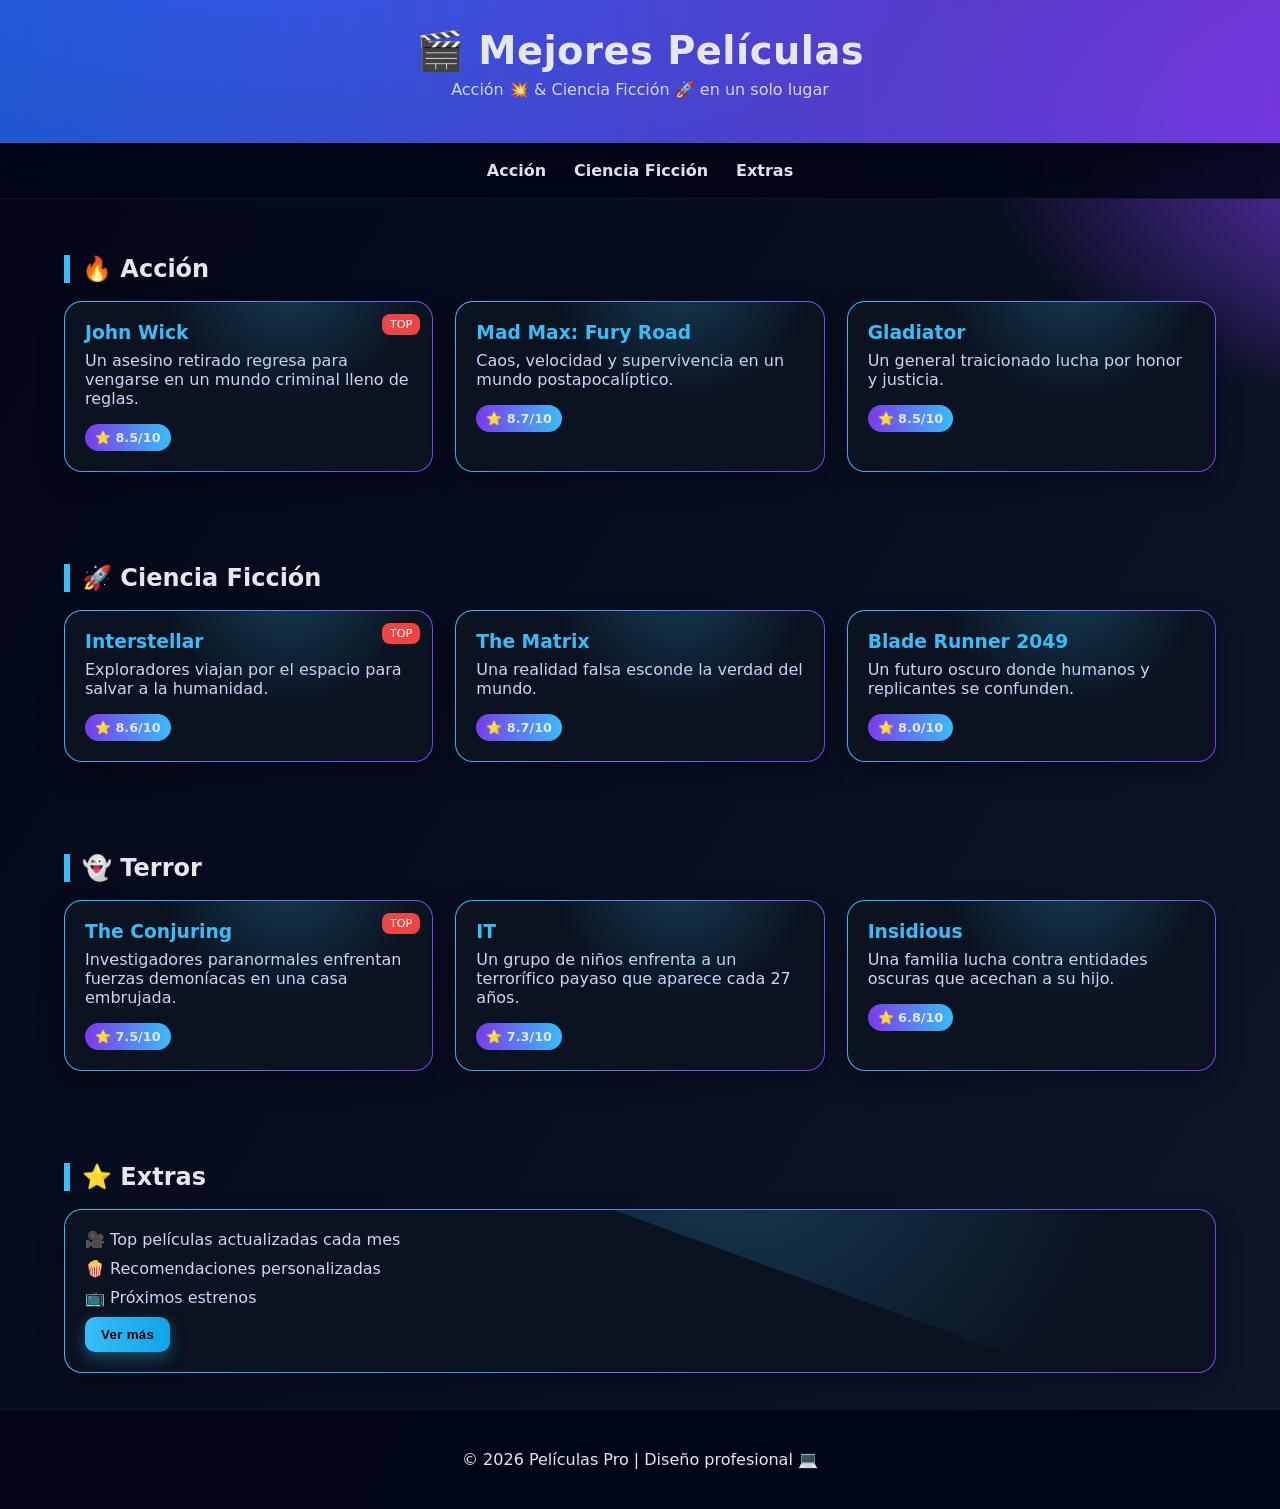
<file: index.html>
<!DOCTYPE html>
<html lang="es">
<head>
<meta charset="UTF-8">
<meta name="viewport" content="width=device-width, initial-scale=1.0">
<link rel="stylesheet" href="style.css">
<title>Películas Acción & Ciencia Ficción</title>
</head>

<body>

<header>
    <h1>🎬 Mejores Películas</h1>
    <p>Acción 💥 & Ciencia Ficción 🚀 en un solo lugar</p>
</header>

<nav>
    <a href="#accion">Acción</a>
    <a href="#ciencia">Ciencia Ficción</a>
    <a href="#extras">Extras</a>
</nav>

<section id="accion">
    <h2>🔥 Acción</h2>
    <div class="grid">

        <div class="card">
            <h3>John Wick</h3>
            <p>Un asesino retirado regresa para vengarse en un mundo criminal lleno de reglas.</p>
            <span class="badge">⭐ 8.5/10</span>
        </div>

        <div class="card">
            <h3>Mad Max: Fury Road</h3>
            <p>Caos, velocidad y supervivencia en un mundo postapocalíptico.</p>
            <span class="badge">⭐ 8.7/10</span>
        </div>

        <div class="card">
            <h3>Gladiator</h3>
            <p>Un general traicionado lucha por honor y justicia.</p>
            <span class="badge">⭐ 8.5/10</span>
        </div>

    </div>
</section>

<section id="ciencia">
    <h2>🚀 Ciencia Ficción</h2>
    <div class="grid">

        <div class="card">
            <h3>Interstellar</h3>
            <p>Exploradores viajan por el espacio para salvar a la humanidad.</p>
            <span class="badge">⭐ 8.6/10</span>
        </div>

        <div class="card">
            <h3>The Matrix</h3>
            <p>Una realidad falsa esconde la verdad del mundo.</p>
            <span class="badge">⭐ 8.7/10</span>
        </div>

        <div class="card">
            <h3>Blade Runner 2049</h3>
            <p>Un futuro oscuro donde humanos y replicantes se confunden.</p>
            <span class="badge">⭐ 8.0/10</span>
        </div>

    </div>
</section>
<section id="terror">
    <h2>👻 Terror</h2>
    <div class="grid">

        <div class="card">
            <h3>The Conjuring</h3>
            <p>Investigadores paranormales enfrentan fuerzas demoníacas en una casa embrujada.</p>
            <span class="badge">⭐ 7.5/10</span>
        </div>

        <div class="card">
            <h3>IT</h3>
            <p>Un grupo de niños enfrenta a un terrorífico payaso que aparece cada 27 años.</p>
            <span class="badge">⭐ 7.3/10</span>
        </div>

        <div class="card">
            <h3>Insidious</h3>
            <p>Una familia lucha contra entidades oscuras que acechan a su hijo.</p>
            <span class="badge">⭐ 6.8/10</span>
        </div>

    </div>
</section>

<section id="extras">
    <h2>⭐ Extras</h2>

    <div class="card">
        <p>🎥 Top películas actualizadas cada mes</p>
        <p>🍿 Recomendaciones personalizadas</p>
        <p>📺 Próximos estrenos</p>
        <button onclick="alert('Próximamente más contenido 😎')">Ver más</button>
    </div>

</section>

<footer>
    <p>© 2026 Películas Pro | Diseño profesional 💻</p>
</footer>

</body>
</html>
</file>
<file: style.css>
/* ===== RESET Y BASE ===== */
* { box-sizing: border-box; }

body {
    margin: 0;
    font-family: 'Segoe UI', system-ui, -apple-system, Arial, sans-serif;
    background: radial-gradient(1200px 600px at 20% -10%, #1d4ed8 0%, transparent 60%),
                radial-gradient(1000px 500px at 120% 10%, #7c3aed 0%, transparent 55%),
                linear-gradient(120deg, #020617, #0f172a);
    color: #e5e7eb;
}

/* ===== HEADER ===== */
header {
    position: sticky;
    top: 0;
    z-index: 10;
    text-align: center;
    padding: 28px 16px;
    backdrop-filter: blur(8px);
    background: linear-gradient(90deg, rgba(37,99,235,.85), rgba(124,58,237,.85));
    box-shadow: 0 8px 24px rgba(0,0,0,.4);
}

header h1 {
    margin: 0;
    font-size: clamp(1.8rem, 3vw, 2.6rem);
    letter-spacing: .5px;
}

header p { opacity: .9; margin-top: 6px; }

/* ===== NAV ===== */
nav {
    display: flex;
    justify-content: center;
    gap: 24px;
    background: rgba(2,6,23,.85);
    padding: 12px;
    position: sticky;
    top: 88px;
    z-index: 9;
    backdrop-filter: blur(6px);
    border-bottom: 1px solid rgba(255,255,255,.06);
}

nav a {
    color: #e5e7eb;
    text-decoration: none;
    font-weight: 700;
    position: relative;
    padding: 6px 2px;
}

nav a::after {
    content: '';
    position: absolute;
    left: 0; bottom: -4px;
    width: 0%; height: 2px;
    background: #38bdf8;
    transition: width .25s ease;
}

nav a:hover { color: #38bdf8; }
nav a:hover::after { width: 100%; }

/* ===== SECCIONES ===== */
section { padding: 36px 24px; max-width: 1200px; margin: auto; }

h2 {
    border-left: 6px solid #38bdf8;
    padding-left: 12px;
    margin-bottom: 18px;
}

/* ===== GRID ===== */
.grid {
    display: grid;
    grid-template-columns: repeat(auto-fit, minmax(260px, 1fr));
    gap: 22px;
}

/* ===== TARJETAS ===== */
.card {
    position: relative;
    overflow: hidden;
    background: linear-gradient(180deg, #0b1220, #0b1220) padding-box,
                linear-gradient(120deg, #38bdf8, #7c3aed) border-box;
    border: 1px solid transparent;
    border-radius: 18px;
    padding: 20px;
    transition: transform .35s ease, box-shadow .35s ease;
    box-shadow: 0 10px 24px rgba(0,0,0,.35);
}

/* brillo animado */
.card::before {
    content: '';
    position: absolute;
    inset: -40% -40% auto auto;
    width: 120%; height: 120%;
    background: radial-gradient(circle at 30% 30%, rgba(56,189,248,.25), transparent 40%);
    transform: rotate(20deg);
    pointer-events: none;
}

.card:hover {
    transform: translateY(-10px) scale(1.03);
    box-shadow: 0 18px 40px rgba(0,0,0,.6);
}

.card h3 {
    margin: 0 0 8px 0;
    color: #38bdf8;
}

.card p { margin: 0 0 10px 0; color: #cbd5f5; }

.badge {
    display: inline-block;
    margin-top: 6px;
    padding: 6px 10px;
    background: linear-gradient(90deg, #7c3aed, #38bdf8);
    border-radius: 999px;
    font-size: .8rem;
    font-weight: 700;
}

/* etiqueta top */
.card:nth-child(1)::after {
    content: 'TOP';
    position: absolute;
    top: 12px; right: 12px;
    background: #ef4444;
    color: white;
    font-size: .7rem;
    padding: 4px 8px;
    border-radius: 8px;
}

/* ===== BOTÓN ===== */
button {
    background: linear-gradient(90deg, #38bdf8, #0ea5e9);
    border: none;
    padding: 10px 16px;
    border-radius: 10px;
    cursor: pointer;
    font-weight: 800;
    letter-spacing: .3px;
    transition: transform .15s ease, box-shadow .15s ease;
    box-shadow: 0 6px 16px rgba(56,189,248,.35);
}

button:hover {
    transform: translateY(-2px);
    box-shadow: 0 10px 22px rgba(56,189,248,.5);
}

/* ===== FOOTER ===== */
footer {
    text-align: center;
    padding: 24px;
    background: rgba(2,6,23,.9);
    border-top: 1px solid rgba(255,255,255,.06);
}

/* ===== RESPONSIVE ===== */
@media (max-width: 600px) {
    nav { gap: 14px; }
    header { padding: 20px 10px; }
    section { padding: 24px 14px; }
}
</file>
